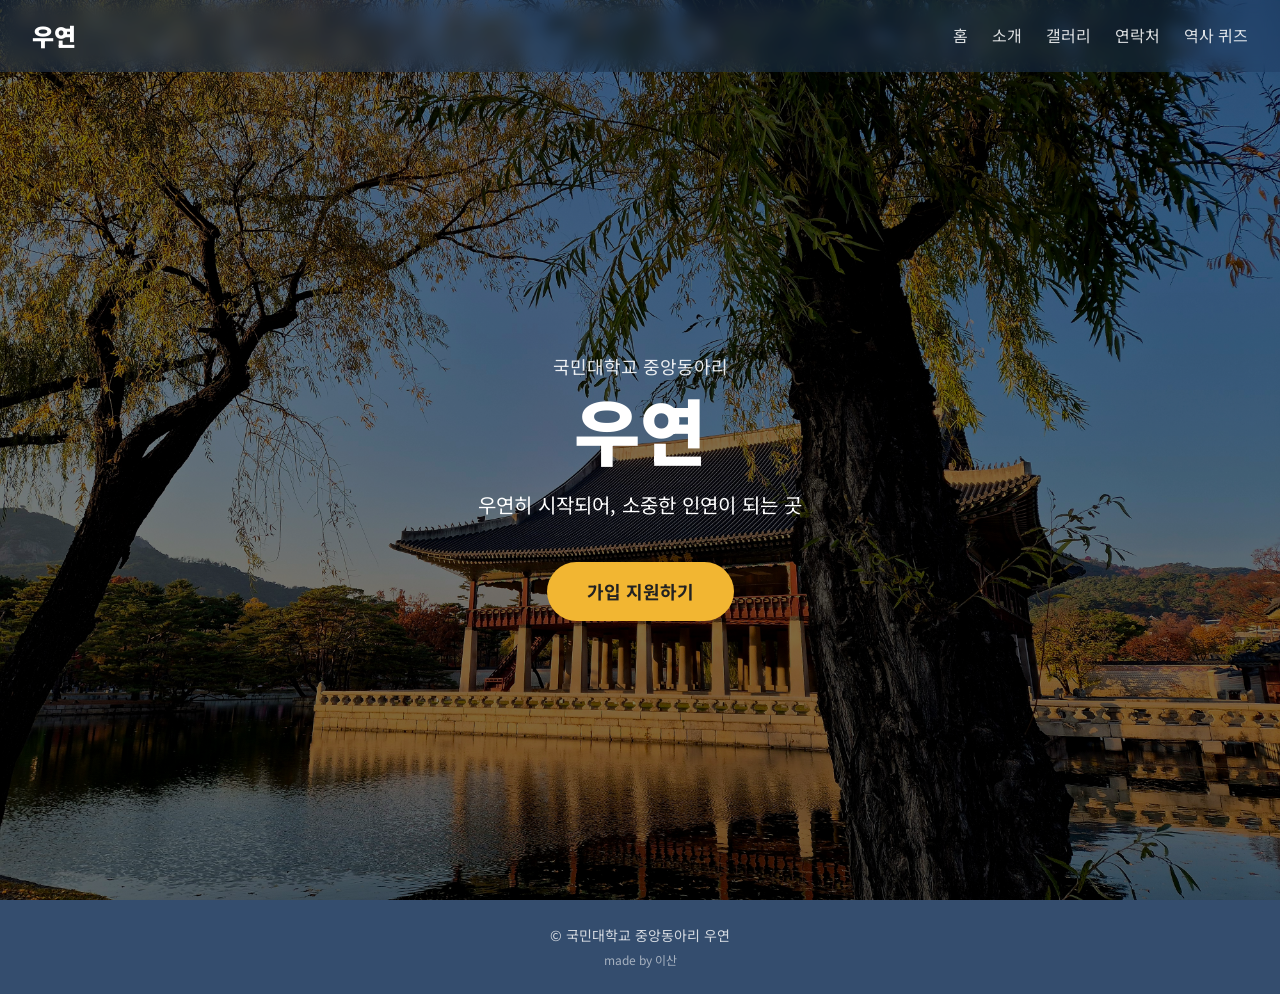
<file: index.html>
<!DOCTYPE html>
<html lang="ko">
<head>
  <!-- 한글이 깨지지 않게 하는 설정 -->
  <meta charset="UTF-8">
  <!-- 휴대폰에서도 화면 크기에 맞게 보이게 하는 설정 -->
  <meta name="viewport" content="width=device-width, initial-scale=1.0">
  <!-- 브라우저 탭에 보이는 제목 -->
  <title>우연 | 국민대학교 중앙동아리</title>
  <!-- 글꼴 불러오기 (Noto Sans KR) -->
  <link href="https://fonts.googleapis.com/css2?family=Noto+Sans+KR:wght@400;700;900&display=swap" rel="stylesheet">
  <!-- 디자인 파일 연결 -->
  <link rel="stylesheet" href="css/style.css">
</head>
<body>

  <!-- ===== 상단 메뉴 ===== -->
  <header class="header">
    <a href="index.html" class="logo">우연</a>
    <nav class="nav">
      <a href="index.html">홈</a>
      <a href="about.html">소개</a> 
      <a href="gallery.html">갤러리</a>
      <a href="contact.html">연락처</a>
      <a href="quiz.html">역사 퀴즈</a>
    </nav>
  </header>

  <!-- ===== 메인 화면 (대표 사진 + 소개 + 버튼) ===== -->
  <main class="hero">
    <div class="hero-content">
      <p class="hero-sub">국민대학교 중앙동아리</p>
      <h1 class="hero-title">우연</h1>
      <!-- ▼ 여기 한 줄 소개를 원하는 문장으로 바꾸세요 -->
      <p class="hero-desc">우연히 시작되어, 소중한 인연이 되는 곳</p>
      <!-- ▼ href="#" 자리에 구글폼 지원 링크를 넣으세요 -->
      <a href="closed.html" class="btn">가입 지원하기</a>
    </div>
  </main>

    <!-- ===== 맨 아래 ===== -->
  <footer class="footer">
    <p>© 국민대학교 중앙동아리 우연</p>
    <p class="credit">made by 이산</p>
  </footer>

</body>
</html>
</file>
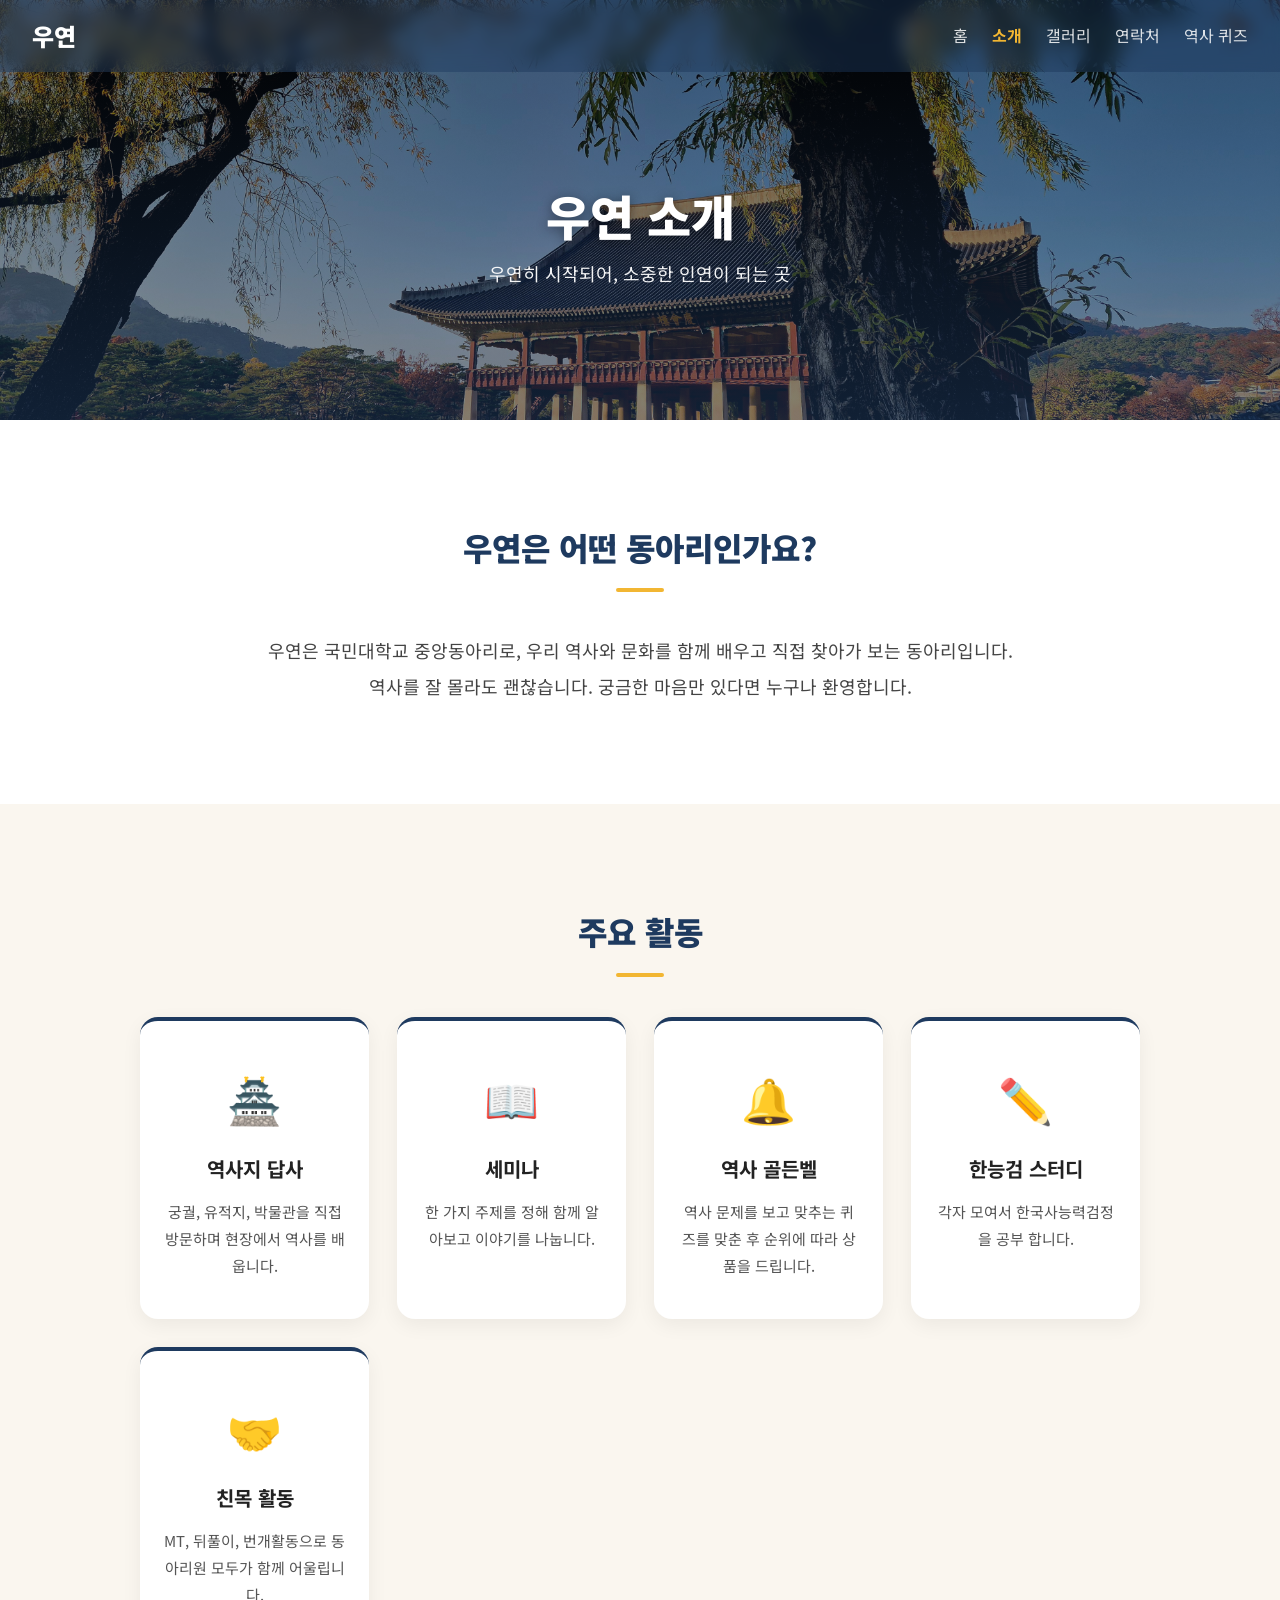
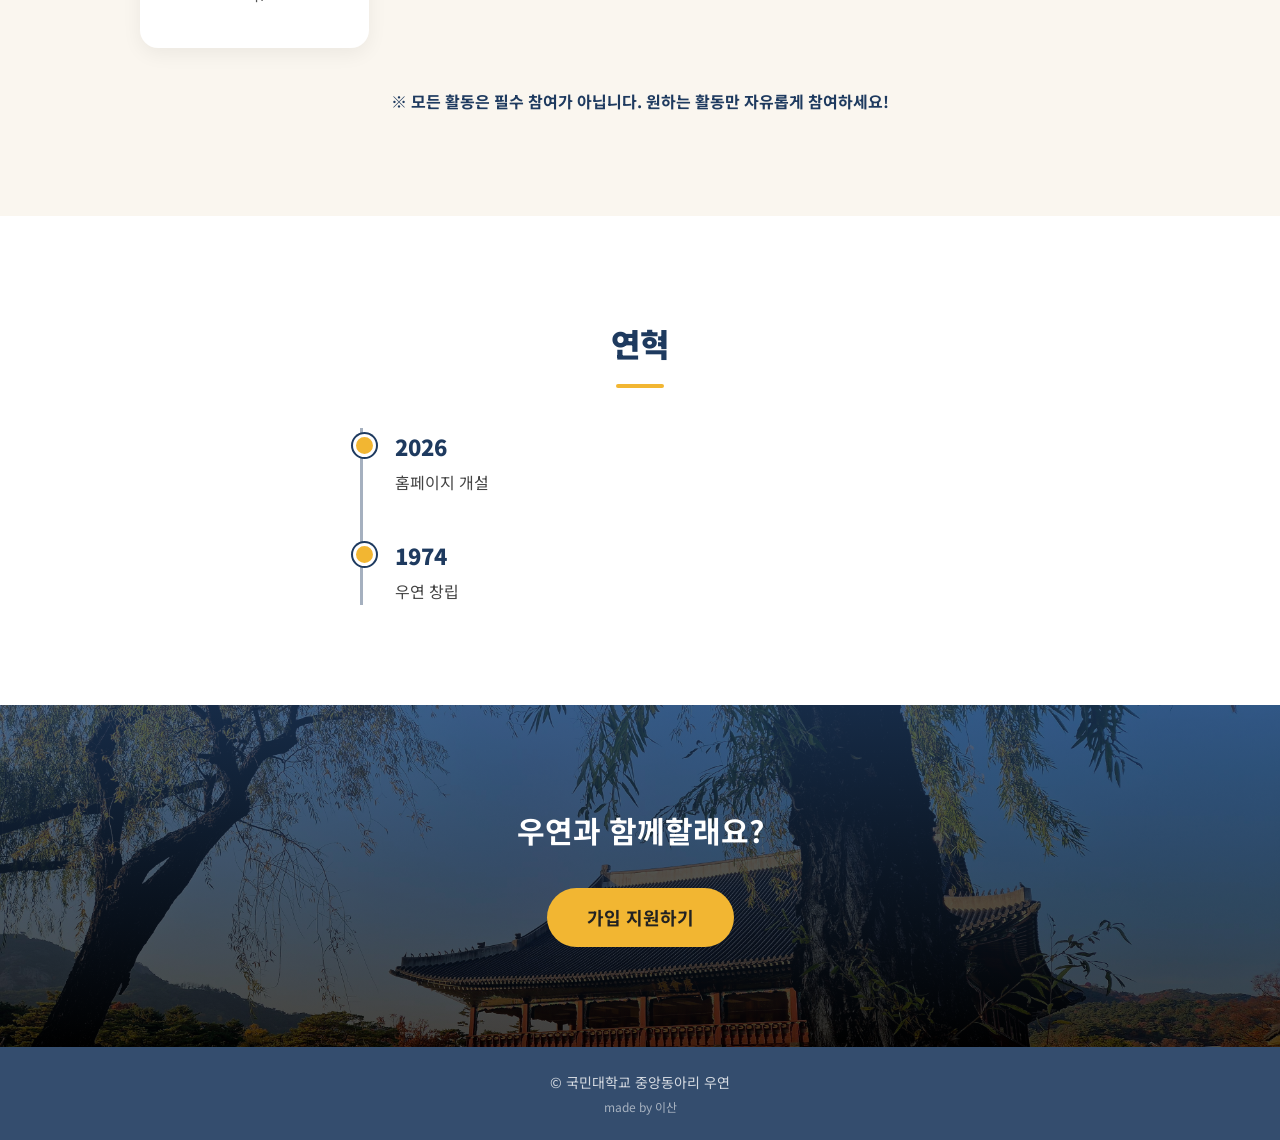
<file: about.html>
<!DOCTYPE html>
<html lang="ko">
<head>
  <meta charset="UTF-8">
  <meta name="viewport" content="width=device-width, initial-scale=1.0">
  <title>소개 | 우연</title>
  <link href="https://fonts.googleapis.com/css2?family=Noto+Sans+KR:wght@400;700;900&display=swap" rel="stylesheet">
  <link rel="stylesheet" href="css/style.css">
</head>
<body>

  <!-- ===== 상단 메뉴 ===== -->
  <header class="header">
    <a href="index.html" class="logo">우연</a>
    <nav class="nav">
      <a href="index.html">홈</a>
      <a href="about.html" class="active">소개</a>  <!-- 지금 페이지 표시 -->
      <a href="gallery.html">갤러리</a>
      <a href="contact.html">연락처</a>
      <a href="quiz.html">역사 퀴즈</a>
    </nav>
  </header>

  <!-- ===== 페이지 제목 배너 ===== -->
  <section class="page-banner">
    <h1>우연 소개</h1>
    <p>우연히 시작되어, 소중한 인연이 되는 곳</p>
  </section>

  <!-- ===== 1. 동아리 소개 ===== -->
  <section class="section">
    <h2 class="section-title">우연은 어떤 동아리인가요?</h2>
    <!-- ▼ 동아리 소개 글로 바꾸세요 -->
    <p class="section-text">
      우연은 국민대학교 중앙동아리로, 우리 역사와 문화를 함께 배우고 직접 찾아가 보는 동아리입니다.<br>
      역사를 잘 몰라도 괜찮습니다. 궁금한 마음만 있다면 누구나 환영합니다.
    </p>
  </section>

  <!-- ===== 2. 주요 활동 ===== -->
  <section class="section section-gray">
    <h2 class="section-title">주요 활동</h2>
    <div class="cards">
      <!-- ▼ 카드 하나 = 활동 하나. 개수는 자유롭게 늘리거나 줄이세요 -->
      <div class="card">
        <div class="card-icon">🏯</div>
        <h3>역사지 답사</h3>
        <p>궁궐, 유적지, 박물관을 직접 방문하며 현장에서 역사를 배웁니다.</p>
      </div>
      <div class="card">
        <div class="card-icon">📖</div>
        <h3>세미나</h3>
        <p>한 가지 주제를 정해 함께 알아보고 이야기를 나눕니다.</p>
      </div>
      <div class="card">
        <div class="card-icon">🔔</div>
        <h3>역사 골든벨</h3>
        <p>역사 문제를 보고 맞추는 퀴즈를 맞춘 후 순위에 따라 상품을 드립니다.</p>
      </div>
      <div class="card">
        <div class="card-icon">✏️</div>
        <h3>한능검 스터디</h3>
        <p>각자 모여서 한국사능력검정을 공부 합니다.</p>
      </div>
      <div class="card">
        <div class="card-icon">🤝</div>
        <h3>친목 활동</h3>
        <p>MT, 뒤풀이, 번개활동으로 동아리원 모두가 함께 어울립니다.</p>
      </div>
    </div>
    <p class="notice">※ 모든 활동은 필수 참여가 아닙니다. 원하는 활동만 자유롭게 참여하세요!</p>
  </section>

  <!-- ===== 3. 연혁 ===== -->
  <section class="section">
    <h2 class="section-title">연혁</h2>
    <!-- ▼ 실제 연도와 내용으로 바꾸세요. 위에 최신 것을 둡니다 -->
    <ul class="timeline">
      <li>
        <span class="year">2026</span>
        <p>홈페이지 개설</p>
      </li>
      <li>
        <span class="year">1974</span>
        <p>우연 창립</p>
      </li>
    </ul>
  </section>

  <!-- ===== 가입 유도 ===== -->
  <section class="cta">
    <h2>우연과 함께할래요?</h2>
    <a href="closed.html" class="btn">가입 지원하기</a>  <!-- ▼ 구글폼 링크 -->
  </section>

  <!-- ===== 맨 아래 ===== -->
  <footer class="footer">
    <p>© 국민대학교 중앙동아리 우연</p>
    <p class="credit">made by 이산</p>
  </footer>

</body>
</html>
</file>
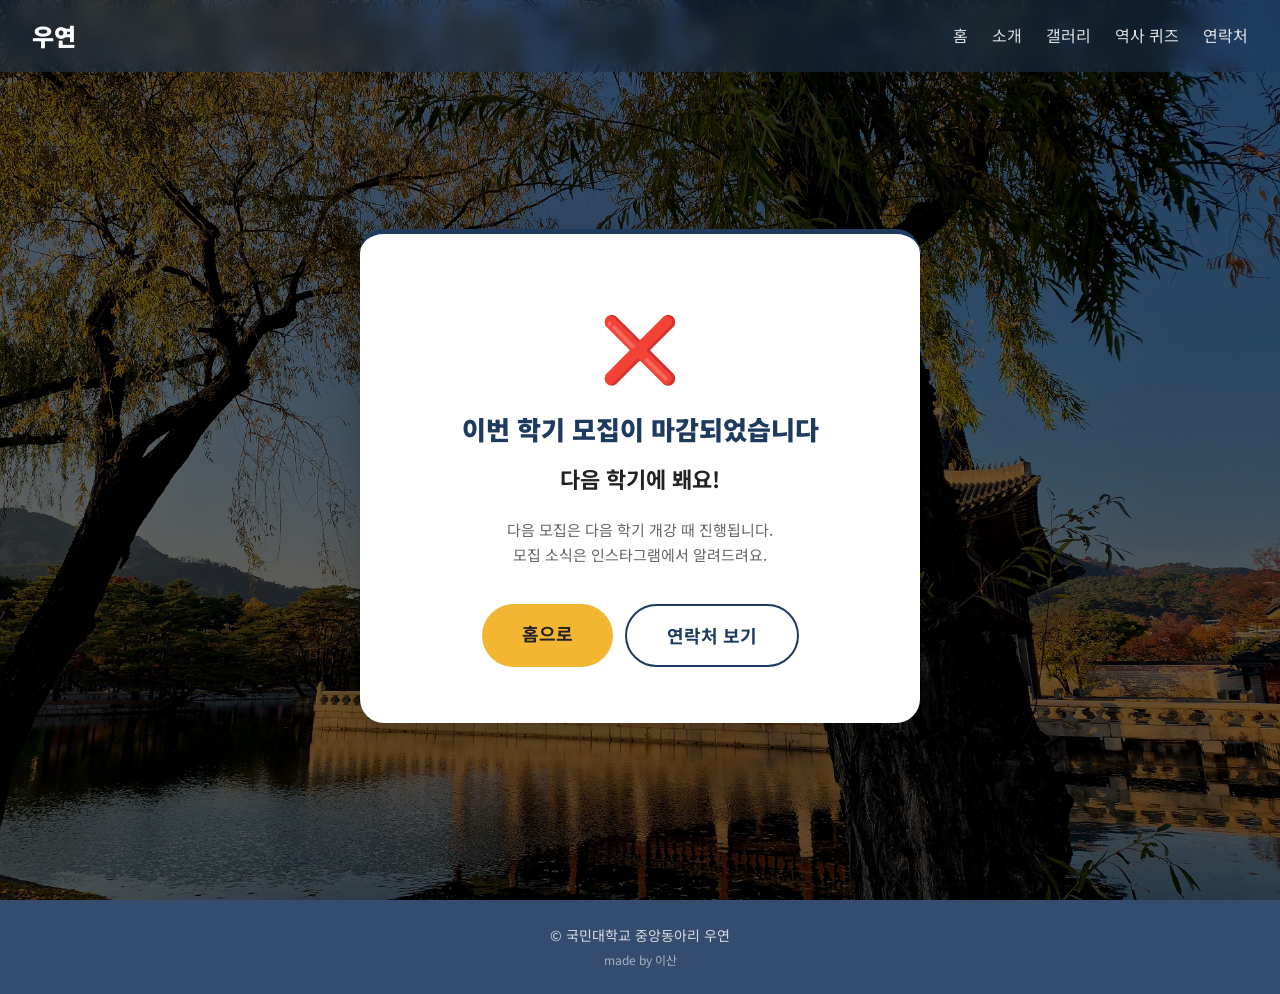
<file: closed.html>
<!DOCTYPE html>
<html lang="ko">
<head>
  <meta charset="UTF-8">
  <meta name="viewport" content="width=device-width, initial-scale=1.0">
  <title>모집 마감 | 우연</title>
  <link href="https://fonts.googleapis.com/css2?family=Noto+Sans+KR:wght@400;700;900&display=swap" rel="stylesheet">
  <link rel="stylesheet" href="css/style.css">
</head>
<body>

  <!-- ===== 상단 메뉴 ===== -->
  <header class="header">
    <a href="index.html" class="logo">우연</a>
    <nav class="nav">
      <a href="index.html">홈</a>
      <a href="about.html">소개</a>
      <a href="gallery.html">갤러리</a>
      <a href="quiz.html">역사 퀴즈</a>
      <a href="contact.html">연락처</a>
    </nav>
  </header>

  <!-- ===== 모집 마감 안내 ===== -->
  <main class="closed">
    <div class="closed-box">
      <div class="closed-emoji">❌</div>
      <h1>이번 학기 모집이 마감되었습니다</h1>
      <p class="closed-main">다음 학기에 봬요!</p>
      <!-- ▼ 다음 모집 시기를 알면 적어주세요 (모르면 줄 삭제) -->
      <p class="closed-sub">다음 모집은 다음 학기 개강 때 진행됩니다.</p>
      <p class="closed-sub">모집 소식은 인스타그램에서 알려드려요.</p>

      <div class="closed-btns">
        <a href="index.html" class="btn">홈으로</a>
        <a href="contact.html" class="btn btn-outline">연락처 보기</a>
      </div>
    </div>
  </main>

  <!-- ===== 맨 아래 ===== -->
  <footer class="footer">
    <p>© 국민대학교 중앙동아리 우연</p>
    <p class="credit">made by 이산</p>
  </footer>

</body>
</html>
</file>
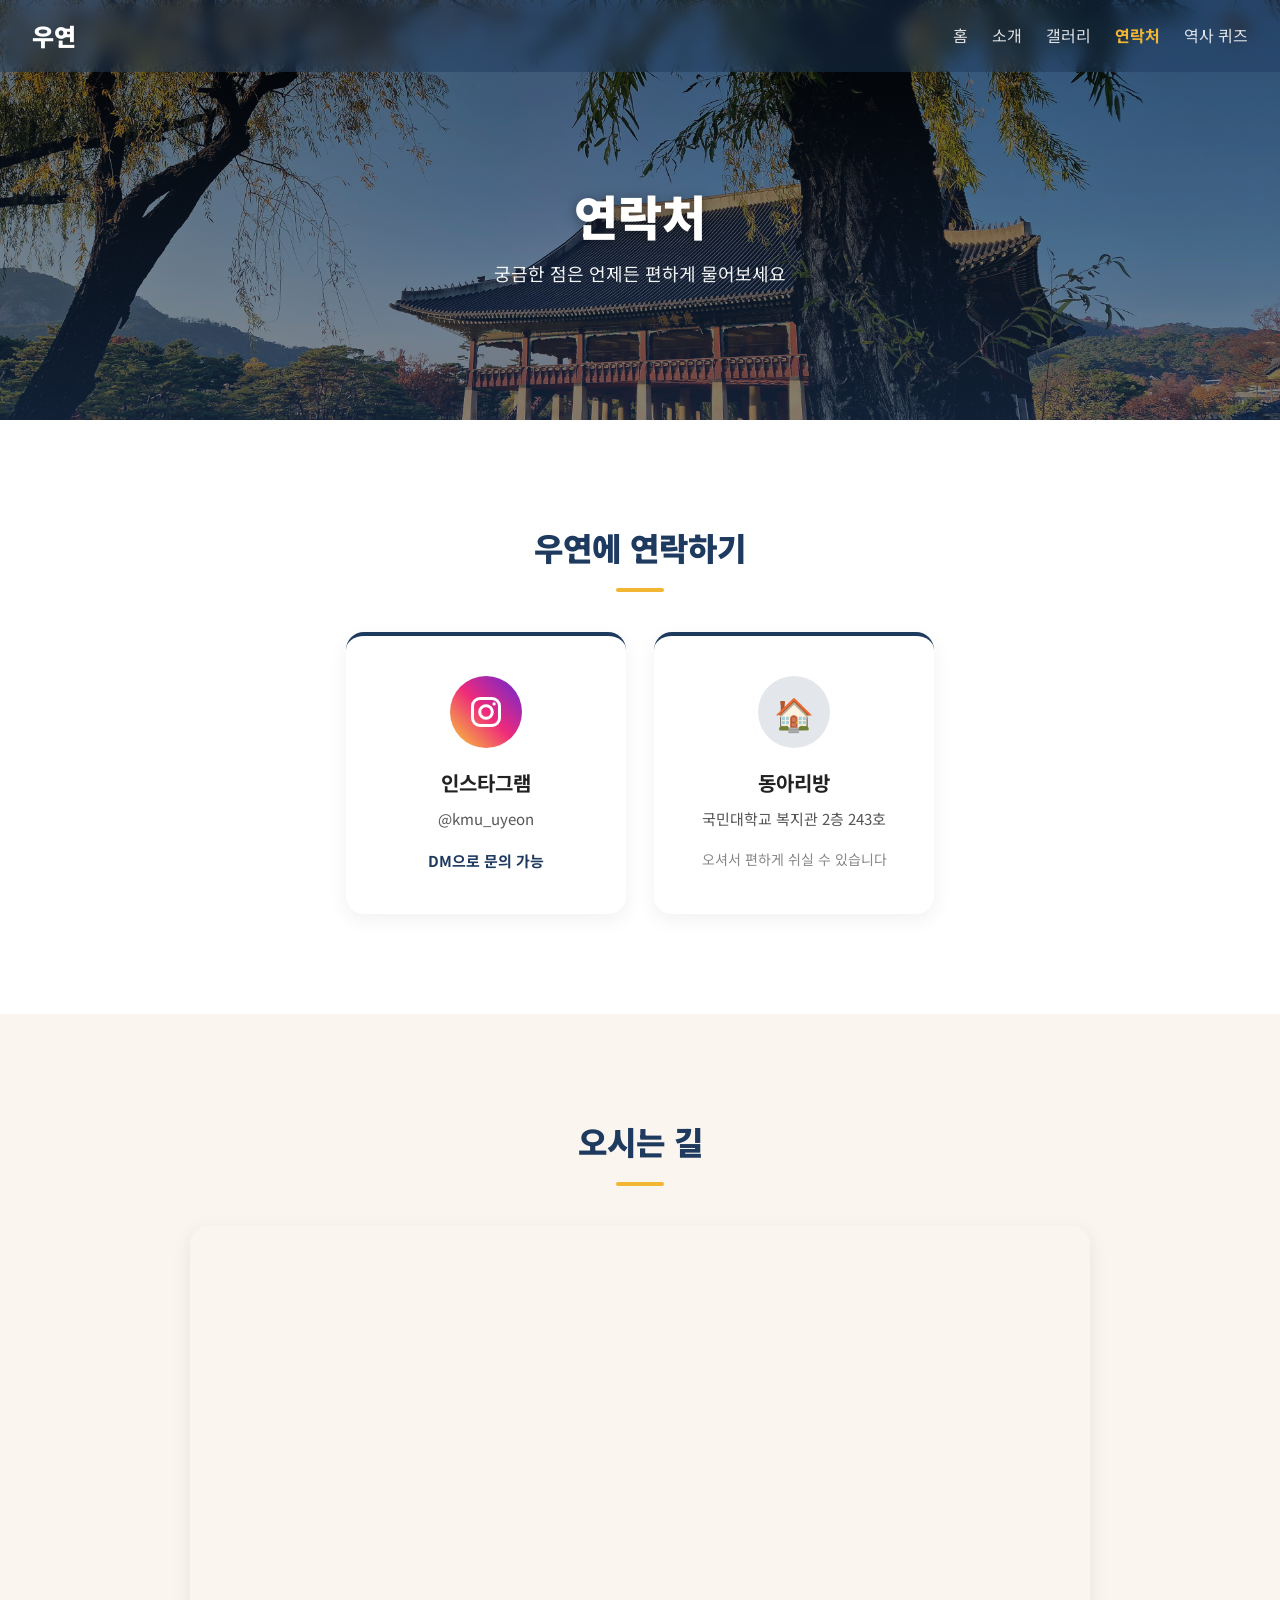
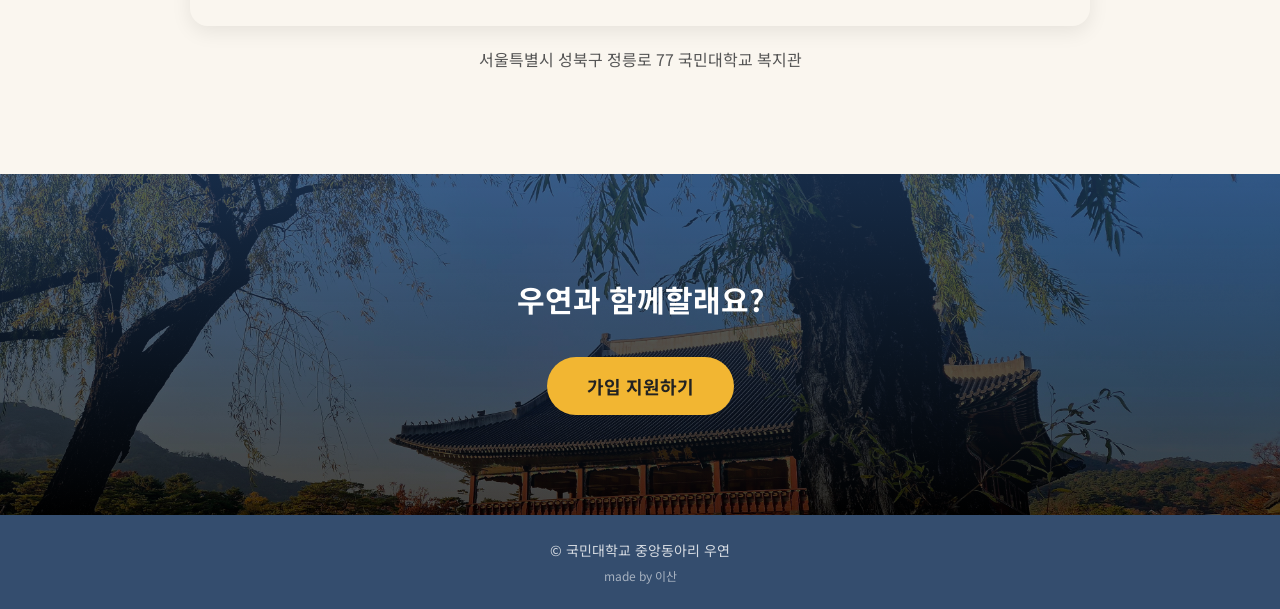
<file: contact.html>
<!DOCTYPE html>
<html lang="ko">
<head>
  <meta charset="UTF-8">
  <meta name="viewport" content="width=device-width, initial-scale=1.0">
  <title>연락처 | 우연</title>
  <link href="https://fonts.googleapis.com/css2?family=Noto+Sans+KR:wght@400;700;900&display=swap" rel="stylesheet">
  <link rel="stylesheet" href="css/style.css">
</head>
<body>

  <!-- ===== 상단 메뉴 ===== -->
  <header class="header">
    <a href="index.html" class="logo">우연</a>
    <nav class="nav">
      <a href="index.html">홈</a>
      <a href="about.html">소개</a>
      <a href="gallery.html">갤러리</a>
      <a href="contact.html" class="active">연락처</a>
      <a href="quiz.html">역사 퀴즈</a>
    </nav>
  </header>

  <!-- ===== 페이지 제목 배너 ===== -->
  <section class="page-banner">
    <h1>연락처</h1>
    <p>궁금한 점은 언제든 편하게 물어보세요</p>
  </section>

  <!-- ===== 연락 수단 카드 ===== -->
  <section class="section">
    <h2 class="section-title">우연에 연락하기</h2>

    <div class="contact-cards">

      <!-- ▼ 인스타그램: href의 아이디를 바꾸세요 -->
      <a href="https://www.instagram.com/kmu_uyeon" class="contact-card" target="_blank">
                <div class="contact-icon insta">
          <!-- 인스타그램 로고 (흰색 선) -->
          <svg viewBox="0 0 24 24" width="36" height="36" fill="none" stroke="#fff" stroke-width="2">
            <rect x="3" y="3" width="18" height="18" rx="5"/>   <!-- 둥근 네모 -->
            <circle cx="12" cy="12" r="4.2"/>                   <!-- 가운데 렌즈 -->
            <circle cx="17.4" cy="6.6" r="1.1" fill="#fff" stroke="none"/>  <!-- 오른쪽 위 점 -->
          </svg>
        </div>
        <h3>인스타그램</h3>
        <p>@kmu_uyeon</p>
        <span class="contact-link">DM으로 문의 가능</span>
      </a>

      <!-- ▼ 동아리방 위치를 바꾸세요 -->
      <div class="contact-card">
        <div class="contact-icon room">🏠</div>
        <h3>동아리방</h3>
        <p>국민대학교 복지관 2층 243호</p>
        <span class="contact-sub">오셔서 편하게 쉬실 수 있습니다</span>
      </div>

    </div>
  </section>

    <!-- ===== 오시는 길 (지도) ===== -->
  <section class="section section-gray">
    <h2 class="section-title">오시는 길</h2>
    <div class="map">
      <iframe
        src="https://maps.google.com/maps?q=국민대학교%20복지관&z=17&output=embed"
        title="국민대학교 복지관 지도"
        loading="lazy"
        allowfullscreen>
      </iframe>
    </div>
    <p class="map-address">서울특별시 성북구 정릉로 77 국민대학교 복지관</p>
  </section>

  <!-- ===== 가입 유도 ===== -->
  <section class="cta">
    <h2>우연과 함께할래요?</h2>
    <a href="closed.html" class="btn">가입 지원하기</a>  <!-- ▼ 구글폼 링크 -->
  </section>

  <!-- ===== 맨 아래 ===== -->
  <footer class="footer">
    <p>© 국민대학교 중앙동아리 우연</p>
    <p class="credit">made by 이산</p>
  </footer>

</body>
</html>
</file>
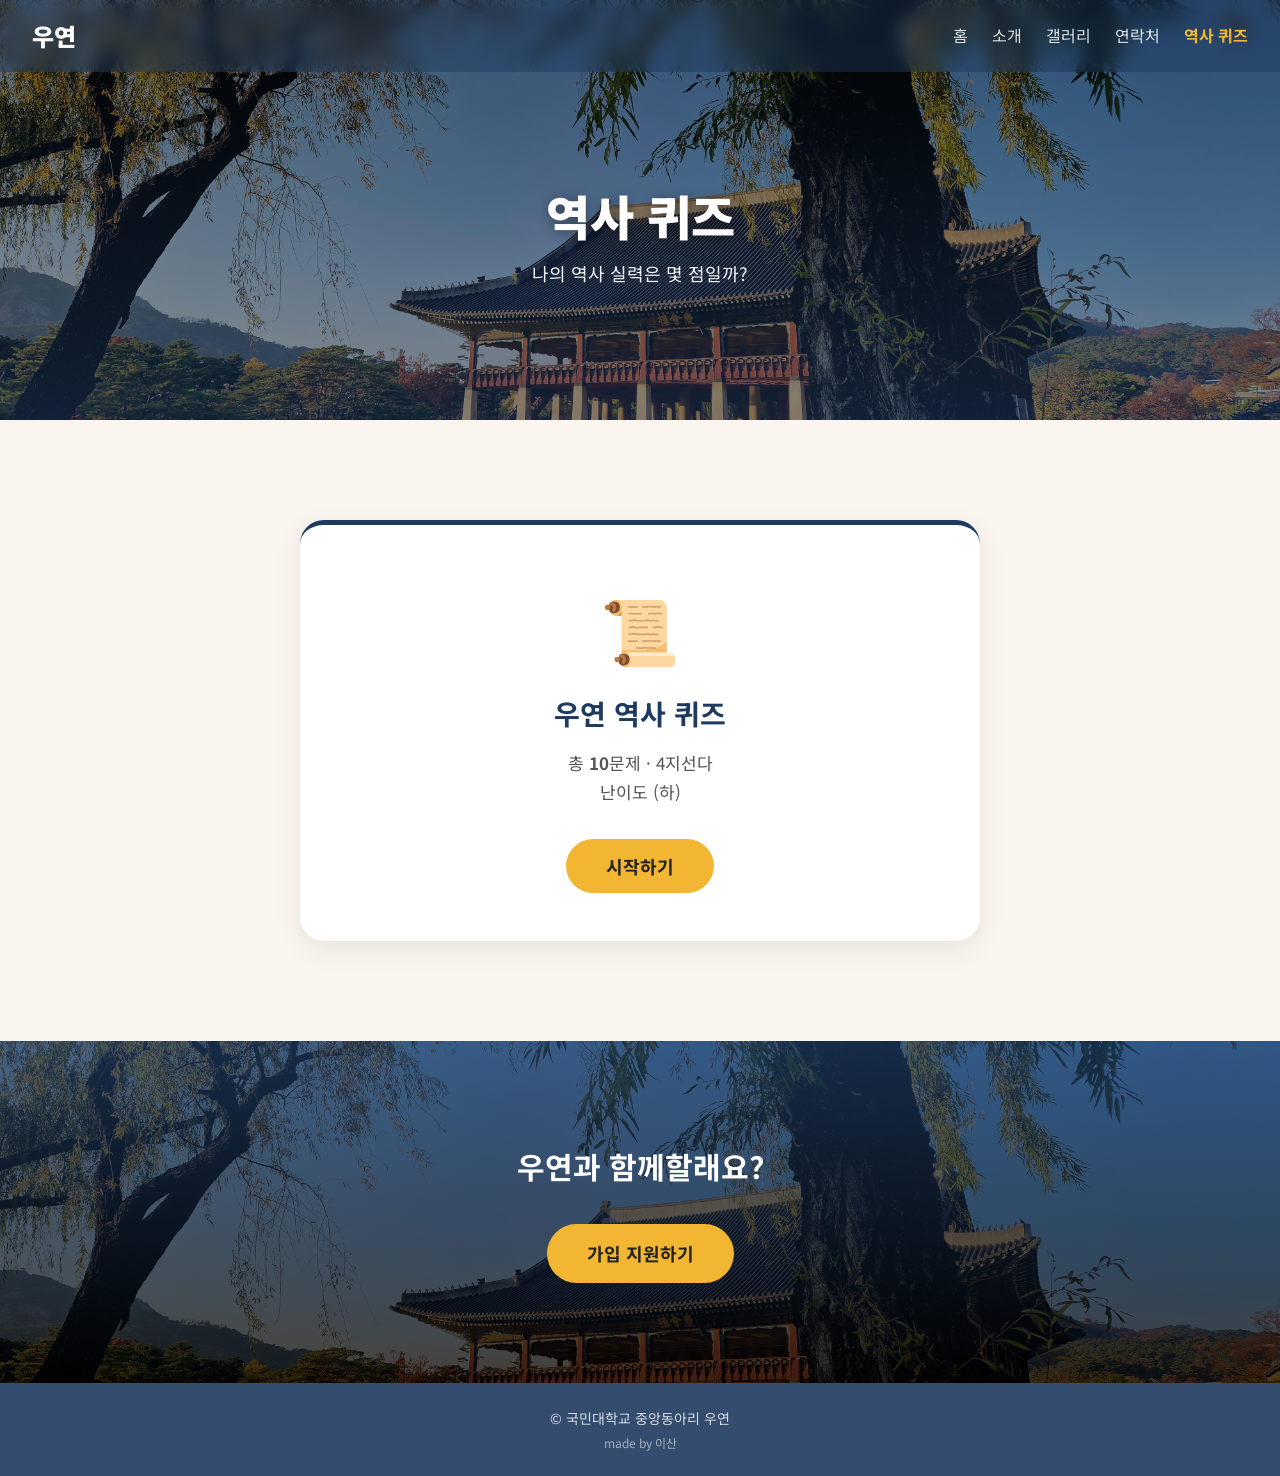
<file: quiz.html>
<!DOCTYPE html>
<html lang="ko">
<head>
  <meta charset="UTF-8">
  <meta name="viewport" content="width=device-width, initial-scale=1.0">
  <title>역사 퀴즈 | 우연</title>
  <link href="https://fonts.googleapis.com/css2?family=Noto+Sans+KR:wght@400;700;900&display=swap" rel="stylesheet">
  <link rel="stylesheet" href="css/style.css">
</head>
<body>

  <!-- ===== 상단 메뉴 ===== -->
  <header class="header">
    <a href="index.html" class="logo">우연</a>
    <nav class="nav">
      <a href="index.html">홈</a>
      <a href="about.html">소개</a>
      <a href="gallery.html">갤러리</a>
      <a href="contact.html">연락처</a>
      <a href="quiz.html" class="active">역사 퀴즈</a>
    </nav>
  </header>

  <!-- ===== 페이지 제목 배너 ===== -->
  <section class="page-banner">
    <h1>역사 퀴즈</h1>
    <p>나의 역사 실력은 몇 점일까?</p>
  </section>

  <section class="section section-gray">
    <div class="quiz-box">

      <!-- ===== 화면 1: 시작 ===== -->
      <div id="start-screen" class="quiz-screen active">
        <div class="quiz-emoji">📜</div>
        <h2>우연 역사 퀴즈</h2>
        <p class="quiz-info">총 <b id="total-count">10</b>문제 · 4지선다</p>
        <p class="quiz-info">난이도 (하)</p>
        <button id="start-btn" class="btn quiz-btn">시작하기</button>
      </div>

      <!-- ===== 화면 2: 문제 ===== -->
      <div id="question-screen" class="quiz-screen">
        <!-- 진행 상황 -->
        <div class="quiz-top">
          <span id="progress-text">1 / 10</span>
          <span id="score-text">점수 0</span>
        </div>
        <div class="progress-bar">
          <div id="progress-fill" class="progress-fill"></div>
        </div>

        <!-- 문제와 보기 -->
        <h2 id="question" class="question">문제</h2>
        <div id="options" class="options"></div>

        <!-- 정답 해설 (고른 뒤에 보임) -->
        <div id="explain" class="explain"></div>

        <button id="next-btn" class="btn quiz-btn next-btn">다음 문제</button>
      </div>

      <!-- ===== 화면 3: 결과 ===== -->
      <div id="result-screen" class="quiz-screen">
        <div id="result-emoji" class="quiz-emoji">🏆</div>
        <h2 id="result-title">결과</h2>
        <p class="result-score"><b id="final-score">0</b> / <span id="final-total">10</span></p>
        <p id="result-message" class="quiz-info"></p>
        <div class="result-btns">
          <button id="retry-btn" class="btn quiz-btn retry-btn">다시 풀기</button>
          <a href="closed.html" class="btn quiz-btn">우연 가입 지원하기</a>  <!-- ▼ 구글폼 링크 -->
        </div>
      </div>

    </div>
  </section>

  <!-- ===== 가입 유도 ===== -->
  <section class="cta">
    <h2>우연과 함께할래요?</h2>
    <a href="closed.html" class="btn">가입 지원하기</a>  <!-- ▼ 구글폼 링크 -->
  </section>

  <!-- ===== 맨 아래 ===== -->
  <footer class="footer">
    <p>© 국민대학교 중앙동아리 우연</p>
    <p class="credit">made by 이산</p>
  </footer>

  <!-- 퀴즈 동작 파일 연결 -->
  <script src="js/quiz.js"></script>

</body>
</html>
</file>
<file: css/style.css>
/* =========================================
   기본 설정
   ========================================= */
* {
  margin: 0;
  padding: 0;
  box-sizing: border-box;
}

/* ▼ 사이트 색상과 크기: 여기 값만 바꾸면 전체가 바뀝니다 */
:root {
  --main-color: #1e3a5f;       /* 진한 남색 (사진 없을 때 배경) */
  --point-color: #f2b632;      /* 버튼 노란색 */
  --wood-color: 30, 58, 95;    /* 남색 (이전 파란색) */
  --paper-color: #faf6ef;      /* 한지 느낌 미색 */
  --header-h: 72px;            /* 상단 메뉴 높이 */
}

body {
  font-family: 'Noto Sans KR', sans-serif;
  color: #222;
  background: #fff;
  line-height: 1.7;            /* 줄 간격 */
}

a {
  text-decoration: none;
  color: inherit;
}

/* =========================================
   상단 메뉴 (모든 페이지 공통)
   ========================================= */
.header {
  position: fixed;
  top: 0;
  width: 100%;
  height: var(--header-h);
  display: flex;
  justify-content: space-between;
  align-items: center;
  padding: 0 32px;
  background: rgba(var(--wood-color), 0.45);
  backdrop-filter: blur(8px);
  color: #fff;
  z-index: 10;
}

.logo {
  font-size: 24px;
  font-weight: 900;
}

.nav {
  display: flex;
  gap: 24px;
}

.nav a {
  font-size: 16px;
  opacity: 0.85;
}

.nav a:hover,
.nav a.active {
  opacity: 1;
  color: var(--point-color);
  font-weight: 700;
}

/* =========================================
   메인 화면 (index.html)
   ========================================= */
.hero {
  min-height: 100vh;
  display: flex;
  justify-content: center;
  align-items: center;
  text-align: center;
  color: #fff;
  padding: calc(var(--header-h) + 40px) 20px 40px;
  background:
    linear-gradient(rgba(0, 0, 0, 0.5), rgba(0, 0, 0, 0.5)),
    url("../images/main.jpg") center / cover no-repeat,
    var(--main-color);
}

.hero-sub {
  font-size: 18px;
  margin-bottom: 4px;
  opacity: 0.9;
}

.hero-title {
  font-size: 72px;
  font-weight: 900;
  line-height: 1.2;
  margin-bottom: 16px;
}

.hero-desc {
  font-size: 20px;
  margin-bottom: 40px;
}

/* =========================================
   가입 버튼 (모든 페이지 공통)
   ========================================= */
.btn {
  display: inline-block;
  padding: 14px 40px;
  background: var(--point-color);
  color: #222;
  font-size: 18px;
  font-weight: 700;
  border-radius: 50px;
  transition: transform 0.2s, box-shadow 0.2s;
}

.btn:hover {
  transform: scale(1.05);
  box-shadow: 0 6px 20px rgba(242, 182, 50, 0.4);
}

/* =========================================
   하위 페이지 제목 배너 (소개, 갤러리 등)
   ========================================= */
.page-banner {
  min-height: 420px;
  display: flex;
  flex-direction: column;
  justify-content: center;
  align-items: center;
  text-align: center;
  color: #fff;
  /* 위쪽은 메뉴 높이만큼 비워서 글자가 메뉴에 가리지 않게 */
  padding: calc(var(--header-h) + 40px) 20px 60px;
  /* 대표 사진 + 위는 어둡게, 아래는 나무색으로 */
  background:
    linear-gradient(
      to bottom,
      rgba(0, 0, 0, 0.55),
      rgba(var(--wood-color), 0.55)
    ),
    url("../images/main.jpg") center / cover no-repeat,
    var(--main-color);
}

.page-banner h1 {
  font-size: 48px;
  font-weight: 900;
  line-height: 1.3;
  margin-bottom: 12px;
  text-shadow: 0 2px 12px rgba(0, 0, 0, 0.4);
}

.page-banner p {
  font-size: 18px;
  opacity: 0.95;
}

/* =========================================
   공통 구역
   ========================================= */
.section {
  padding: 100px 20px;
  max-width: 1000px;
  margin: 0 auto;
  text-align: center;
}

/* 미색 배경 구역 (화면 끝까지 꽉 차게) */
.section-gray {
  max-width: none;
  background: var(--paper-color);
}

.section-title {
  font-size: 32px;
  font-weight: 900;
  margin-bottom: 40px;
  color: rgb(var(--wood-color));
}

/* 제목 아래 짧은 노란 밑줄 */
.section-title::after {
  content: "";
  display: block;
  width: 48px;
  height: 4px;
  margin: 14px auto 0;
  border-radius: 2px;
  background: var(--point-color);
}

.section-text {
  font-size: 18px;
  line-height: 2;
  color: #444;
}

/* =========================================
   활동 카드
   ========================================= */
.cards {
  display: grid;
  grid-template-columns: repeat(auto-fit, minmax(210px, 1fr));
  gap: 28px;
  max-width: 1000px;
  margin: 0 auto;
}

.card {
  background: #fff;
  padding: 40px 24px;
  border-radius: 18px;
  border-top: 4px solid rgb(var(--wood-color));
  box-shadow: 0 6px 20px rgba(0, 0, 0, 0.06);
  transition: transform 0.2s, box-shadow 0.2s;
}

.card:hover {
  transform: translateY(-6px);
  box-shadow: 0 12px 28px rgba(0, 0, 0, 0.1);
}

.card-icon {
  font-size: 44px;
  margin-bottom: 16px;
}

.card h3 {
  font-size: 20px;
  margin-bottom: 12px;
}

.card p {
  font-size: 15px;
  line-height: 1.8;
  color: #555;
}

/* 활동 안내 문구 */
.notice {
  margin-top: 40px;
  font-size: 16px;
  color: rgb(var(--wood-color));
  font-weight: 700;
}

/* =========================================
   연혁 (세로 타임라인)
   ========================================= */
.timeline {
  list-style: none;
  max-width: 560px;
  margin: 0 auto;
  text-align: left;
  border-left: 3px solid rgba(var(--wood-color), 0.4);
}

.timeline li {
  position: relative;
  padding: 0 0 40px 32px;
}

.timeline li:last-child {
  padding-bottom: 0;
}

/* 선 위의 동그라미 */
.timeline li::before {
  content: "";
  position: absolute;
  left: -10px;
  top: 6px;
  width: 17px;
  height: 17px;
  border-radius: 50%;
  background: var(--point-color);
  border: 3px solid #fff;
  box-shadow: 0 0 0 2px rgb(var(--wood-color));
}

.timeline .year {
  font-size: 22px;
  font-weight: 900;
  color: rgb(var(--wood-color));
}

.timeline p {
  margin-top: 4px;
  font-size: 16px;
  color: #444;
}

/* =========================================
   가입 유도 구역 (사진 배경)
   ========================================= */
.cta {
  padding: 100px 20px;
  text-align: center;
  color: #fff;
  background:
    linear-gradient(rgba(var(--wood-color), 0.75), rgba(0, 0, 0, 0.7)),
    url("../images/main.jpg") center / cover no-repeat,
    var(--main-color);
}

.cta h2 {
  font-size: 30px;
  margin-bottom: 32px;
}

/* =========================================
   맨 아래 (모든 페이지 공통)
   ========================================= */
.footer {
  text-align: center;
  padding: 24px 20px;
  font-size: 14px;
  line-height: 1.6;
  background: rgba(var(--wood-color), 0.9);
  color: rgba(255, 255, 255, 0.8);
  .credit {
  font-size: 12px;       /* 윗줄(14px)보다 작게 */
  margin-top: 4px;       /* 윗줄과 살짝 띄우기 */
  opacity: 0.7;          /* 조금 더 흐리게 */
}
}

.credit {
  font-size: 12px;
  margin-top: 4px;
  opacity: 0.7;
}

/* =========================================
   휴대폰 화면 (폭 600px 이하)
   ========================================= */
@media (max-width: 600px) {
  :root {
    --header-h: 96px;          /* 메뉴가 두 줄이 되므로 더 높게 */
  }
  .header {
    flex-direction: column;
    justify-content: center;
    gap: 6px;
    padding: 0 16px;
  }
  .nav {
    gap: 14px;
  }
  .nav a {
    font-size: 14px;
  }
  .hero-title {
    font-size: 52px;
  }
  .hero-desc {
    font-size: 17px;
  }
  .page-banner {
    min-height: 320px;
  }
  .page-banner h1 {
    font-size: 34px;
  }
  .section {
    padding: 64px 16px;
  }
  .section-title {
    font-size: 26px;
  }
  .section-text {
    font-size: 16px;
  }
}

/* =========================================
   갤러리 (gallery.html)
   ========================================= */

/* 학기 선택 버튼 */
.tabs {
  display: flex;
  justify-content: center;
  flex-wrap: wrap;
  gap: 12px;
  margin-bottom: 56px;
}

.tab {
  padding: 12px 28px;
  font-family: inherit;
  font-size: 16px;
  font-weight: 700;
  border: 2px solid rgb(var(--wood-color));
  border-radius: 50px;
  background: #fff;
  color: rgb(var(--wood-color));
  cursor: pointer;
  transition: background 0.2s, color 0.2s;
}

.tab:hover {
  background: rgba(var(--wood-color), 0.08);
}

.tab.active {
  background: rgb(var(--wood-color));
  color: #fff;
}

/* 학기 구역: 선택된 것만 보이기 */
.semester {
  display: none;
}

.semester.active {
  display: block;
}

/* 행사 묶음 */
.event {
  margin-bottom: 64px;
  text-align: left;
}

.event:last-child {
  margin-bottom: 0;
}

.event-title {
  font-size: 22px;
  margin-bottom: 20px;
  padding-bottom: 10px;
  border-bottom: 2px solid rgba(var(--wood-color), 0.15);
}

.event-title span {
  margin-left: 8px;
  font-size: 15px;
  font-weight: 400;
  color: #888;
}

/* 사진 바둑판 */
.photos {
  display: grid;
  grid-template-columns: repeat(auto-fill, minmax(260px, 1fr));
  gap: 20px;
}

.photo {
  border-radius: 14px;
  overflow: hidden;
  background: #fff;
  box-shadow: 0 4px 16px rgba(0, 0, 0, 0.06);
}

.photo img {
  display: block;
  width: 100%;
  aspect-ratio: 4 / 3;        /* 사진 비율을 모두 같게 */
  object-fit: cover;          /* 비율이 달라도 잘라서 꽉 채움 */
  background: var(--paper-color);  /* 사진 없을 때 미색 */
  cursor: zoom-in;
  transition: transform 0.3s;
}

.photo:hover img {
  transform: scale(1.05);
}

.photo figcaption {
  padding: 12px 16px;
  font-size: 15px;
  color: #555;
}

/* 사진 크게 보기 창 */
.lightbox {
  display: none;
  position: fixed;
  inset: 0;                   /* 화면 전체 */
  z-index: 100;
  background: rgba(0, 0, 0, 0.85);
  flex-direction: column;
  justify-content: center;
  align-items: center;
  padding: 20px;
  cursor: zoom-out;
}

.lightbox.open {
  display: flex;
}

.lightbox img {
  max-width: 90%;
  max-height: 80vh;
  border-radius: 8px;
}

.lightbox p {
  margin-top: 16px;
  color: #fff;
  font-size: 16px;
}

/* =========================================
   연락처 (contact.html)
   ========================================= */

/* 카드 3개 나란히 */
.contact-cards {
  display: flex;
  flex-wrap: wrap;
  justify-content: center;
  gap: 28px;
}

.contact-card {
  width: 280px;
  padding: 40px 24px;
  background: #fff;
  border-radius: 18px;
  border-top: 4px solid rgb(var(--wood-color));
  box-shadow: 0 6px 20px rgba(0, 0, 0, 0.06);
  transition: transform 0.2s, box-shadow 0.2s;
}

/* 링크 카드만 마우스 올리면 위로 */
a.contact-card:hover {
  transform: translateY(-6px);
  box-shadow: 0 12px 28px rgba(0, 0, 0, 0.1);
}

/* 동그란 아이콘 */
.contact-icon {
  width: 72px;
  height: 72px;
  margin: 0 auto 18px;
  display: flex;
  justify-content: center;
  align-items: center;
  border-radius: 50%;
  font-size: 32px;
}

.contact-icon.insta {
  background: linear-gradient(45deg, #f9ce34, #ee2a7b, #6228d7);
}

.contact-icon.kakao {
  background: #fee500;
}

.contact-icon.room {
  background: rgba(var(--wood-color), 0.12);
}

.contact-card h3 {
  font-size: 20px;
  margin-bottom: 6px;
}

.contact-card p {
  font-size: 15px;
  color: #555;
}

.contact-link {
  display: inline-block;
  margin-top: 16px;
  font-size: 15px;
  font-weight: 700;
  color: rgb(var(--wood-color));
}

.contact-sub {
  display: inline-block;
  margin-top: 16px;
  font-size: 14px;
  color: #888;
}

/* 지도 */
.map {
  max-width: 900px;
  margin: 0 auto;
  border-radius: 18px;
  overflow: hidden;
  box-shadow: 0 6px 20px rgba(0, 0, 0, 0.08);
}

.map iframe {
  display: block;
  width: 100%;
  height: 400px;
  border: 0;
}

.map-address {
  margin-top: 20px;
  font-size: 16px;
  color: #555;
}

@media (max-width: 600px) {
  .map iframe {
    height: 280px;
  }
}

/* =========================================
   역사 퀴즈 (quiz.html)
   ========================================= */
.quiz-box {
  max-width: 680px;
  margin: 0 auto;
  padding: 48px 40px;
  background: #fff;
  border-radius: 24px;
  border-top: 5px solid rgb(var(--wood-color));
  box-shadow: 0 8px 28px rgba(0, 0, 0, 0.08);
}

/* 화면 3개 중 하나만 보이기 */
.quiz-screen {
  display: none;
}

.quiz-screen.active {
  display: block;
}

.quiz-emoji {
  font-size: 64px;
  margin-bottom: 8px;
}

.quiz-screen h2 {
  font-size: 28px;
  margin-bottom: 12px;
  color: rgb(var(--wood-color));
}

.quiz-info {
  font-size: 17px;
  color: #555;
}

.quiz-btn {
  margin-top: 32px;
  border: none;
  font-family: inherit;
  cursor: pointer;
}

/* 진행 상황 */
.quiz-top {
  display: flex;
  justify-content: space-between;
  font-size: 15px;
  font-weight: 700;
  color: #888;
  margin-bottom: 8px;
}

.progress-bar {
  height: 8px;
  background: var(--paper-color);
  border-radius: 4px;
  overflow: hidden;
  margin-bottom: 36px;
}

.progress-fill {
  height: 100%;
  width: 0;
  background: var(--point-color);
  transition: width 0.4s;
}

/* 문제 */
.question {
  font-size: 22px !important;
  line-height: 1.5;
  text-align: left;
  color: #222 !important;
  margin-bottom: 24px !important;
}

/* 보기 버튼 */
.options {
  display: flex;
  flex-direction: column;
  gap: 12px;
}

.option {
  padding: 16px 20px;
  font-family: inherit;
  font-size: 17px;
  text-align: left;
  background: #fff;
  border: 2px solid #e5e5e5;
  border-radius: 12px;
  cursor: pointer;
  transition: border-color 0.2s, background 0.2s;
}

.option:hover:not(:disabled) {
  border-color: rgb(var(--wood-color));
  background: rgba(var(--wood-color), 0.04);
}

.option:disabled {
  cursor: default;
}

.option.correct {
  border-color: #2e9d5b;
  background: #e8f6ee;
  font-weight: 700;
}

.option.wrong {
  border-color: #d64545;
  background: #fdecec;
}

/* 해설 */
.explain {
  display: none;
  margin-top: 20px;
  padding: 16px 20px;
  border-radius: 12px;
  text-align: left;
  font-size: 15px;
  line-height: 1.7;
}

.explain.show {
  display: block;
}

.explain.right {
  background: #e8f6ee;
  color: #1f6b3f;
}

.explain.miss {
  background: #fdecec;
  color: #9b2c2c;
}

/* 다음 버튼은 답을 고른 뒤에만 */
.next-btn {
  display: none;
}

.next-btn.show {
  display: inline-block;
}

/* 결과 */
.result-score {
  font-size: 22px;
  color: #888;
  margin: 8px 0 12px;
}

.result-score b {
  font-size: 56px;
  color: rgb(var(--wood-color));
}

.result-btns {
  display: flex;
  justify-content: center;
  flex-wrap: wrap;
  gap: 12px;
}

.retry-btn {
  background: #fff;
  border: 2px solid rgb(var(--wood-color));
  color: rgb(var(--wood-color));
}

@media (max-width: 600px) {
  .quiz-box {
    padding: 32px 20px;
  }
  .question {
    font-size: 19px !important;
  }
  .option {
    font-size: 16px;
    padding: 14px 16px;
  }
}

/* =========================================
   모집 마감 (closed.html)
   ========================================= */
.closed {
  min-height: 100vh;
  display: flex;
  justify-content: center;
  align-items: center;
  padding: calc(var(--header-h) + 40px) 20px 60px;
  background:
    linear-gradient(rgba(0, 0, 0, 0.6), rgba(0, 0, 0, 0.6)),
    url("../images/main.jpg") center / cover no-repeat,
    var(--main-color);
}

.closed-box {
  max-width: 560px;
  width: 100%;
  padding: 56px 32px;
  text-align: center;
  background: #fff;
  border-radius: 24px;
  border-top: 5px solid rgb(var(--wood-color));
  box-shadow: 0 12px 40px rgba(0, 0, 0, 0.25);
}

.closed-emoji {
  font-size: 64px;
  margin-bottom: 12px;
}

.closed-box h1 {
  font-size: 26px;
  font-weight: 900;
  line-height: 1.4;
  color: rgb(var(--wood-color));
  margin-bottom: 12px;
}

.closed-main {
  font-size: 22px;
  font-weight: 700;
  margin-bottom: 20px;
}

.closed-sub {
  font-size: 15px;
  color: #666;
}

.closed-btns {
  display: flex;
  justify-content: center;
  flex-wrap: wrap;
  gap: 12px;
  margin-top: 36px;
}

/* 테두리만 있는 버튼 */
.btn-outline {
  background: #fff;
  border: 2px solid rgb(var(--wood-color));
  color: rgb(var(--wood-color));
}

@media (max-width: 600px) {
  .closed-box {
    padding: 40px 20px;
  }
  .closed-box h1 {
    font-size: 21px;
  }
  .closed-main {
    font-size: 19px;
  }
}
</file>
